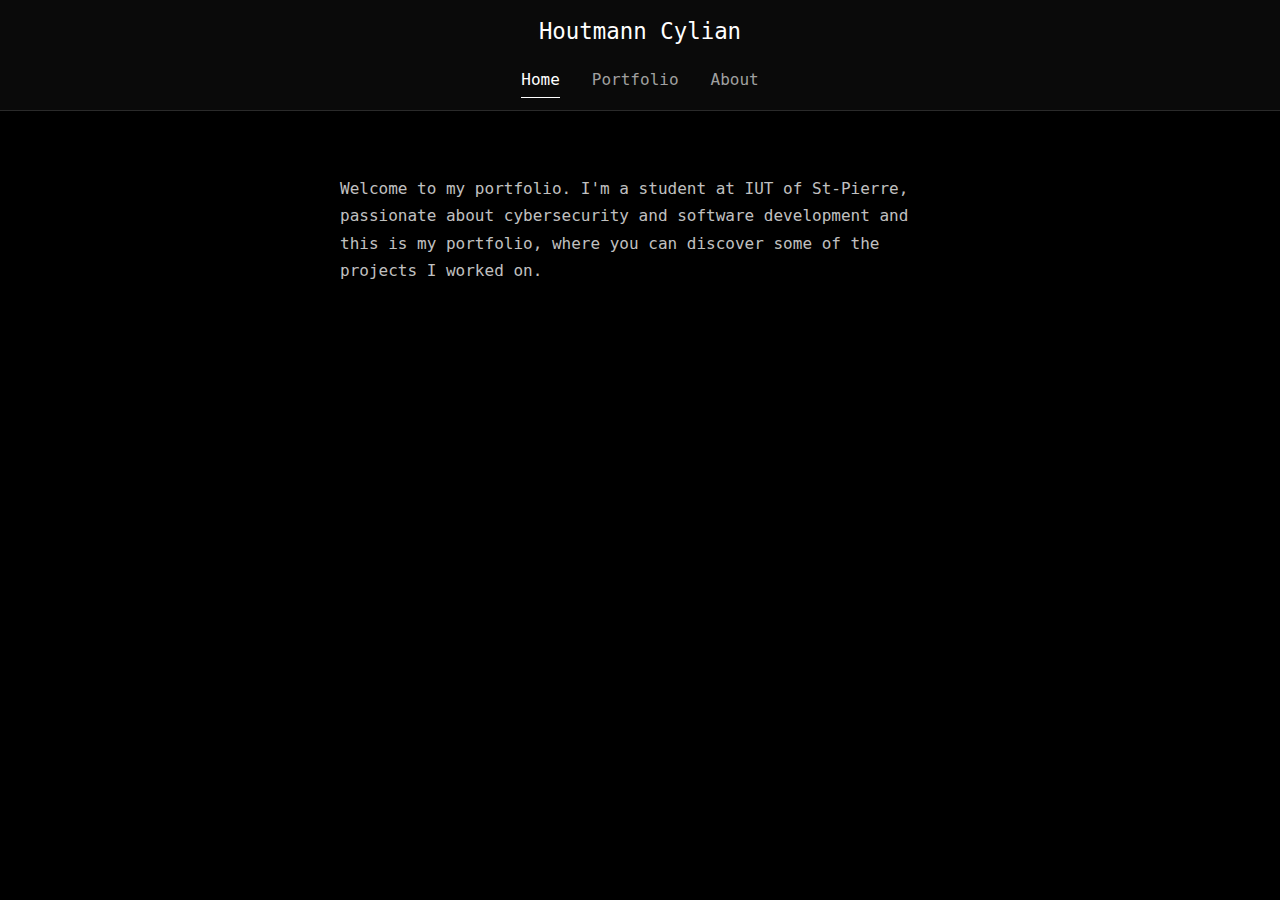
<file: index.html>
<!DOCTYPE html>
<html>
    <head>
        <meta charset="UTF-8">
        <meta name="viewport" content="width=device-width, initial-scale=1.0">
        <title>Houtmann Cylian</title>
        <link rel="stylesheet" href="css/main.css">
        <!-- Favicon styling -->
        <link rel="apple-touch-icon" sizes="180x180" href="../pictures/favicon/apple-touch-icon.png">
        <link rel="icon" type="image/png" sizes="32x32" href="../pictures/favicon/favicon-32x32.png">
        <link rel="icon" type="image/png" sizes="16x16" href="../pictures/favicon/favicon-16x16.png">
        <link rel="manifest" href="../pictures/favicon/site.webmanifest">
    </head>
    <body>
        <nav class="top-nav">
            <div class="container">
                <h1>Houtmann Cylian</h1>
                <div class="top-nav-links">
                    <a href="index.html" class="top-nav-link active">Home</a>
                    <a href="portfolio.html" class="top-nav-link">Portfolio</a>
                    <a href="about.html" class="top-nav-link">About</a>
                </div>
            </div>
        </nav>

        <div class="container">
            <main>
                <div class="content">
                    <p>Welcome to my portfolio. I'm a student at IUT of St-Pierre, passionate about cybersecurity and software development and this is 
                        my portfolio, where you can discover some of the projects I worked on.
                    </p>
                </div>
            </main>
        </div>
    </body>
</html>
</file>
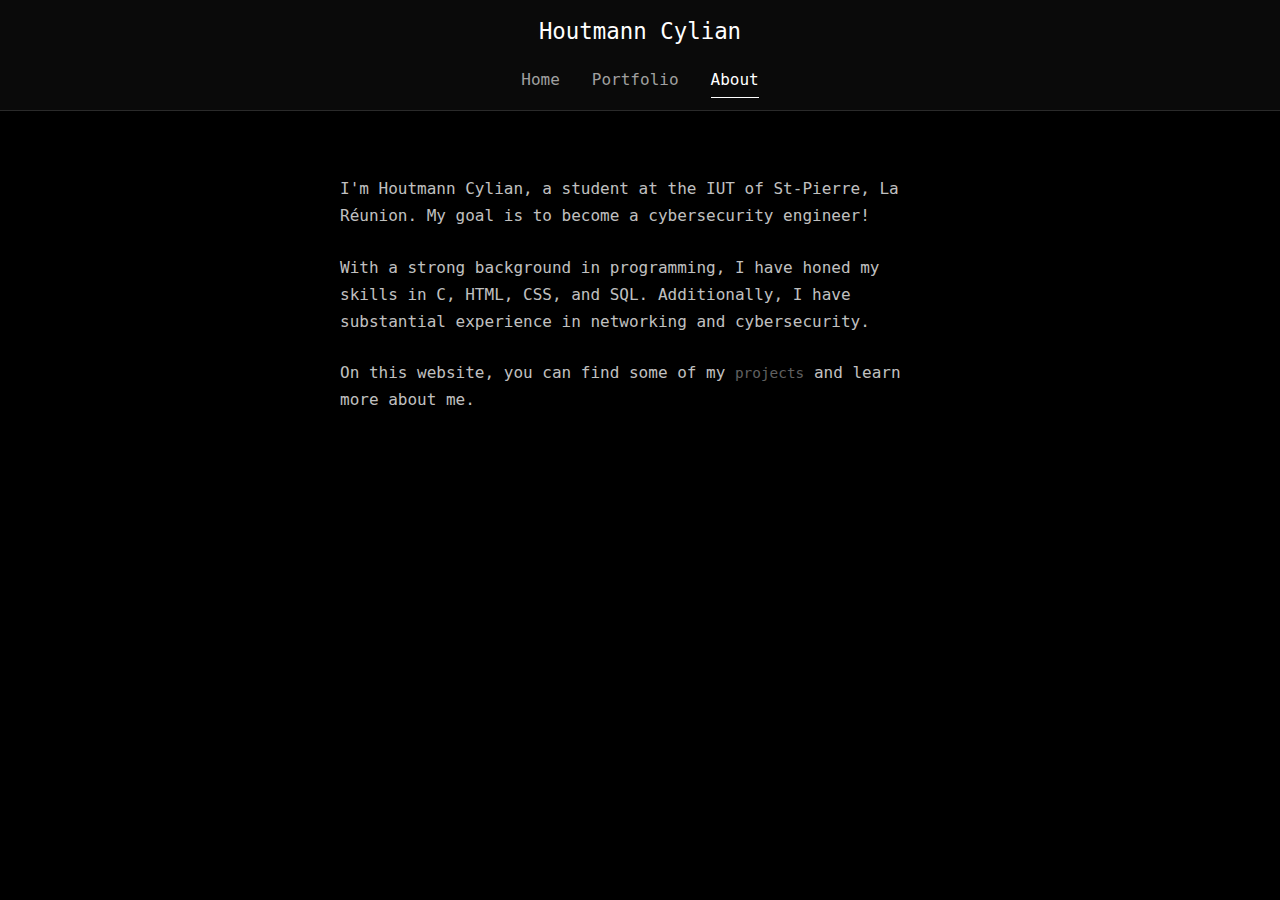
<file: about.html>
<!doctype html>
<html>
  <head>
    <meta charset="UTF-8">
    <meta name="viewport" content="width=device-width, initial-scale=1.0">
    <title>About Me</title>
    <link rel="stylesheet" href="css/main.css">
    <!-- Favicon styling -->
    <link rel="apple-touch-icon" sizes="180x180" href="../pictures/favicon/apple-touch-icon.png">
    <link rel="icon" type="image/png" sizes="32x32" href="../pictures/favicon/favicon-32x32.png">
    <link rel="icon" type="image/png" sizes="16x16" href="../pictures/favicon/favicon-16x16.png">
    <link rel="manifest" href="../pictures/favicon/site.webmanifest">
  </head>
    <body>
        <nav class="top-nav">
            <div class="container">
                <h1>Houtmann Cylian</h1>
                <div class="top-nav-links">
                    <a href="index.html" class="top-nav-link">Home</a>
                    <a href="portfolio.html" class="top-nav-link">Portfolio</a>
                    <a href="about.html" class="top-nav-link active">About</a>
                </div>
            </div>
        </nav>

        <div class="container">
            <main>
                <div class="content">
          <p>I'm Houtmann Cylian, a student at the IUT of St-Pierre, La Réunion. My goal is to become a cybersecurity engineer!</p>
          <p>With a strong background in programming, I have honed my skills in C, HTML, CSS, and SQL. Additionally, I have substantial experience in networking and cybersecurity.</p>
          <p>On this website, you can find some of my <a href="portfolio.html" class="nav-link">projects</a> and learn more about me.</p>
        </div>
      </main>
    </div>
  </body>
</html>
</file>
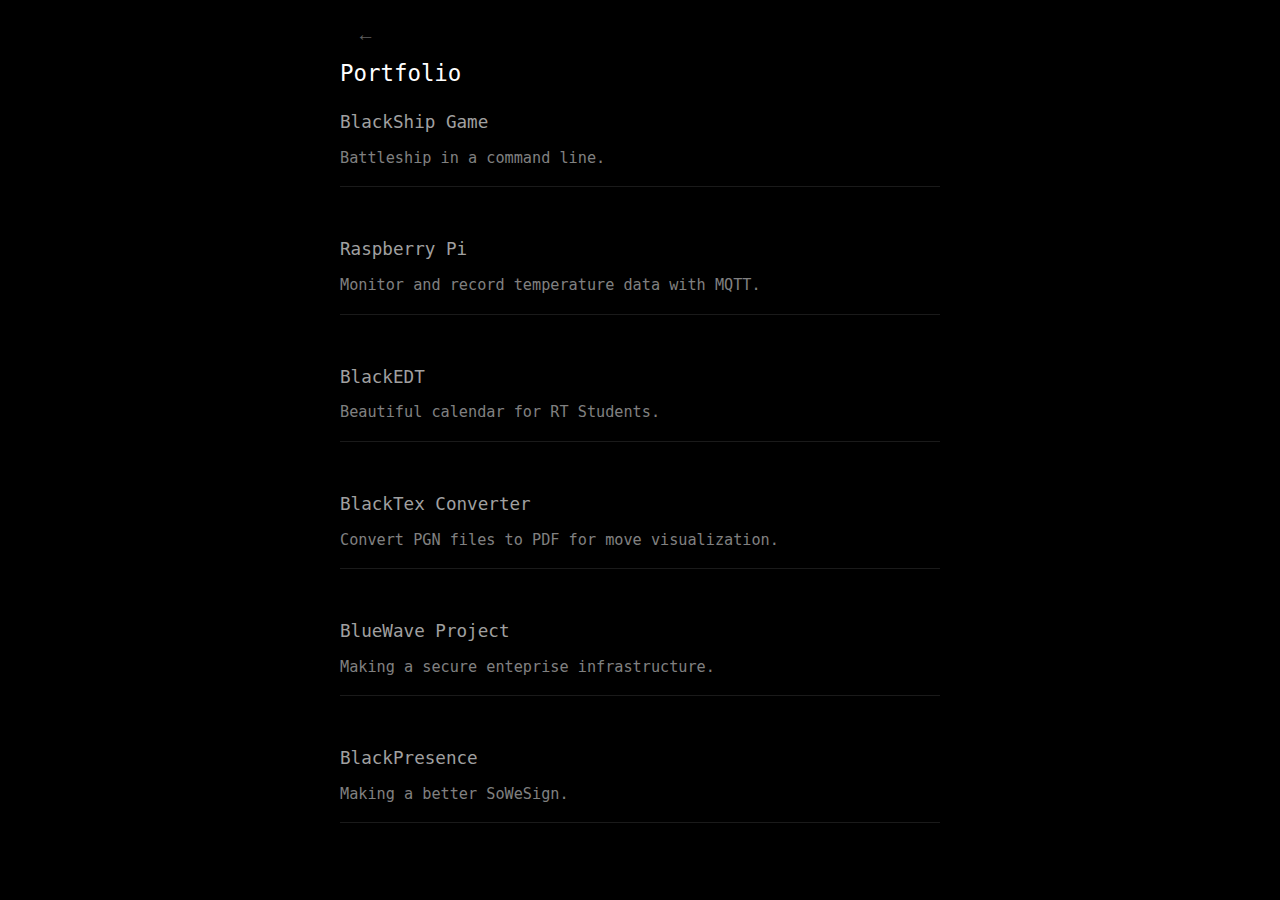
<file: portfolio.html>
<!DOCTYPE html>
<html lang="en">
  <head>
    <meta charset="UTF-8">
    <meta name="viewport" content="width=device-width, initial-scale=1.0">
    <title>My portfolio</title>
    <link rel="stylesheet" href="css/main.css">
    <!-- Favicon styling -->
    <link rel="apple-touch-icon" sizes="180x180" href="./pictures/favicon/apple-touch-icon.png">
    <link rel="icon" type="image/png" sizes="32x32" href="./pictures/favicon/favicon-32x32.png">
    <link rel="icon" type="image/png" sizes="16x16" href="./pictures/favicon/favicon-16x16.png">
    <link rel="manifest" href="./pictures/favicon/site.webmanifest">
  </head>
  <body>
    <div class="container">
      <nav>
        <button onclick="history.back()" class="nav-button">←</button>
      </nav>

      <main>
        <h1>Portfolio</h1>

        <div class="project-grid">
          <a href="./Portfolio/BlackShip/BlackShip.html" class="project-card">
            <h3>BlackShip Game</h3>
            <p>Battleship in a command line.</p>
          </a>

          <a href="./Portfolio/Raspberry/Raspberry.html" class="project-card">
            <h3>Raspberry Pi</h3>
            <p>Monitor and record temperature data with MQTT.</p>
          </a>

          <a href="./Portfolio/BlackEDT/BlackEDT.html" class="project-card">
            <h3>BlackEDT</h3>
            <p>Beautiful calendar for RT Students.</p>
          </a>

          <a href="./Portfolio/BlackTeX/BlackTeX.html" class="project-card">
            <h3>BlackTex Converter</h3>
            <p>Convert PGN files to PDF for move visualization.</p>
          </a>

          <a href="./Portfolio/BlueWave/BlueWave.html" class="project-card">
            <h3>BlueWave Project</h3>
            <p>Making a secure enteprise infrastructure.</p>
          </a>

          <a href="./Portfolio/BlackPresence/BlackPresence.html" class="project-card">
            <h3>BlackPresence</h3>
            <p>Making a better SoWeSign.</p>
          </a>
        </div>
      </main>
    </div>
  </body>
</html>
</file>
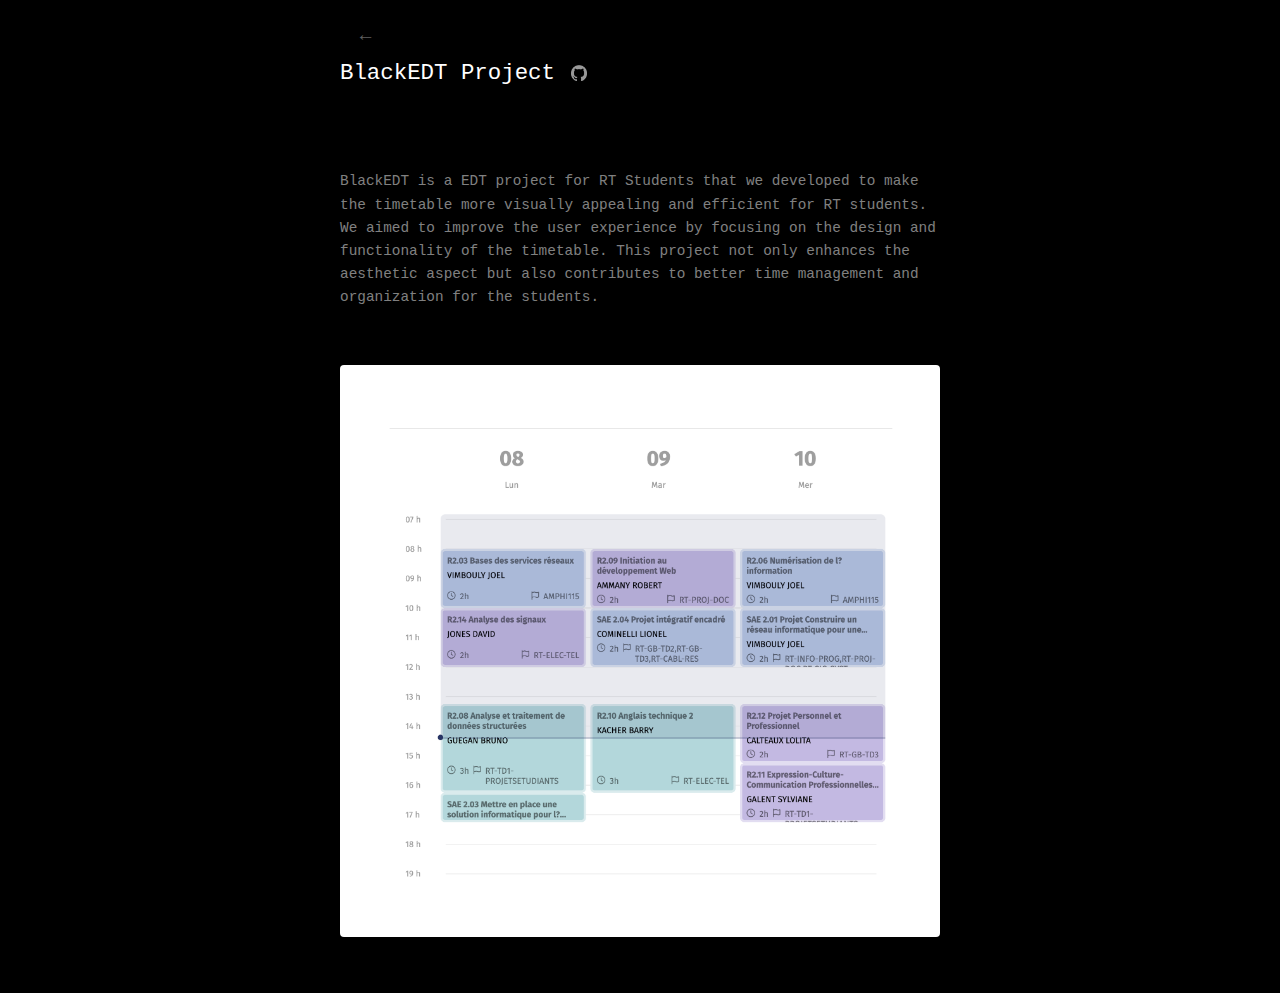
<file: Portfolio/BlackEDT/BlackEDT.html>
<!DOCTYPE html>
<html>
<head>
    <meta charset="UTF-8">
    <meta name="viewport" content="width=device-width, initial-scale=1.0">
    <title>BlackEDT Project</title>
    <link rel="stylesheet" href="../../css/main.css">
</head>
<body>
    <div class="container">
        <nav>
            <button onclick="history.back()" class="nav-button">←</button>
        </nav>

        <main>
            <div class="project-header">
                <h1>BlackEDT Project</h1>
                <a href="https://github.com/Evios17/BlackEDT-Client" class="github-link">
                    <img src="../../pictures/Icons/Github.png" alt="GitHub Logo">
                </a>
            </div>

            <div class="project-content">
                <p>
                    BlackEDT is a EDT project for RT Students that we developed to make the timetable more visually appealing and efficient for RT students.
                    We aimed to improve the user experience by focusing on the design and functionality of the timetable.
                    This project not only enhances the aesthetic aspect but also contributes to better time management and organization for the students.
                </p>

                <img src="BlackEDT.png" alt="EDT Image">
            </div>
        </main>
    </div>
</body>
</html>
</file>
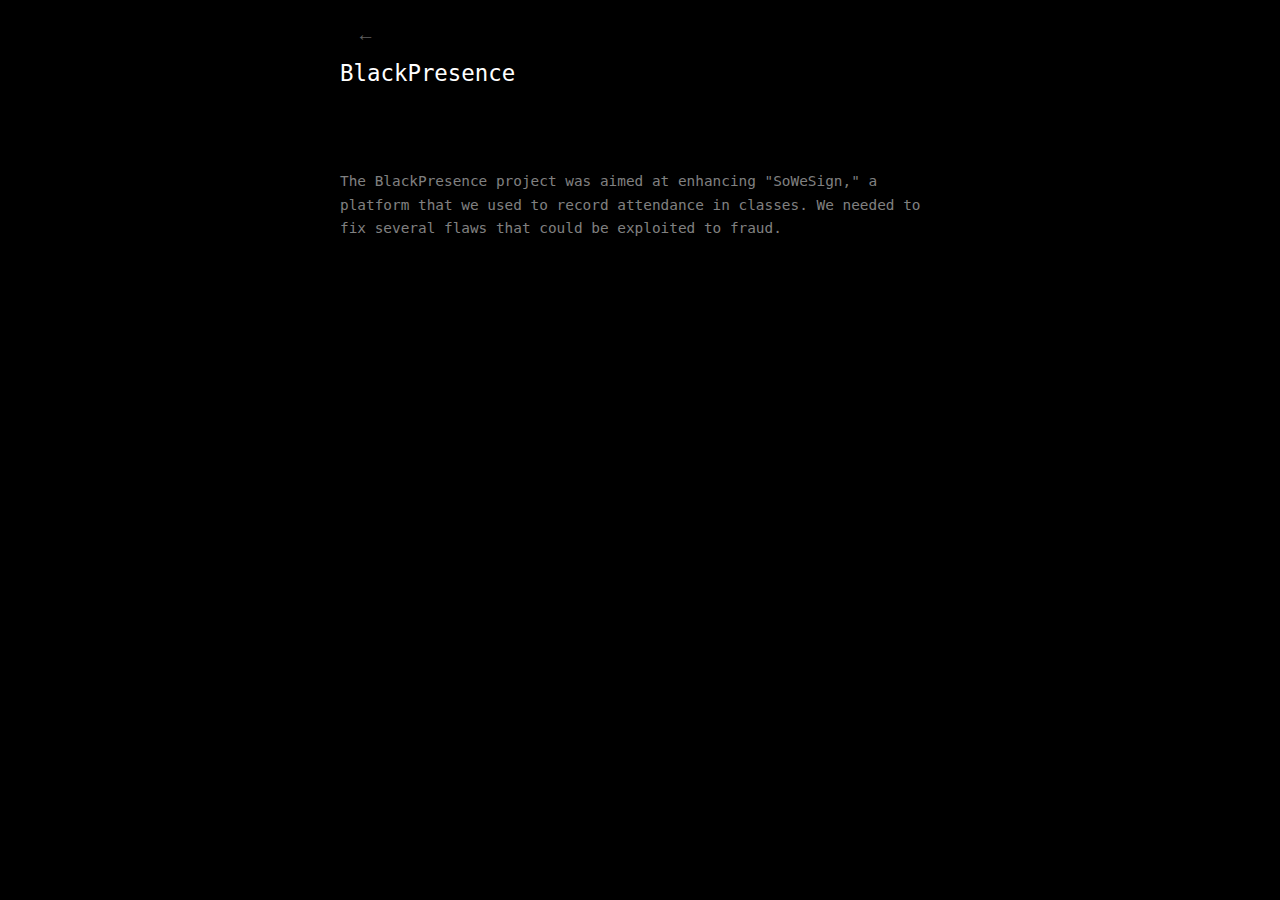
<file: Portfolio/BlackPresence/BlackPresence.html>
<!DOCTYPE html>
<html>
<head>
    <meta charset="UTF-8">
    <meta name="viewport" content="width=device-width, initial-scale=1.0">
    <title>BlackPresence Project</title>
    <link rel="stylesheet" href="../../css/main.css">
</head>
<body>
    <div class="container">
        <nav>
            <button onclick="history.back()" class="nav-button">←</button>
        </nav>

        <main>
            <div class="project-header">
                <h1>BlackPresence</h1>
            </div>

            <div class="project-content">
                <p>
                    The BlackPresence project was aimed at enhancing "SoWeSign," a platform that we used to record attendance in classes.
                    We needed to fix several flaws that could be exploited to fraud.
                </p>

            </div>
        </main>
    </div>
</body>
</html>
</file>
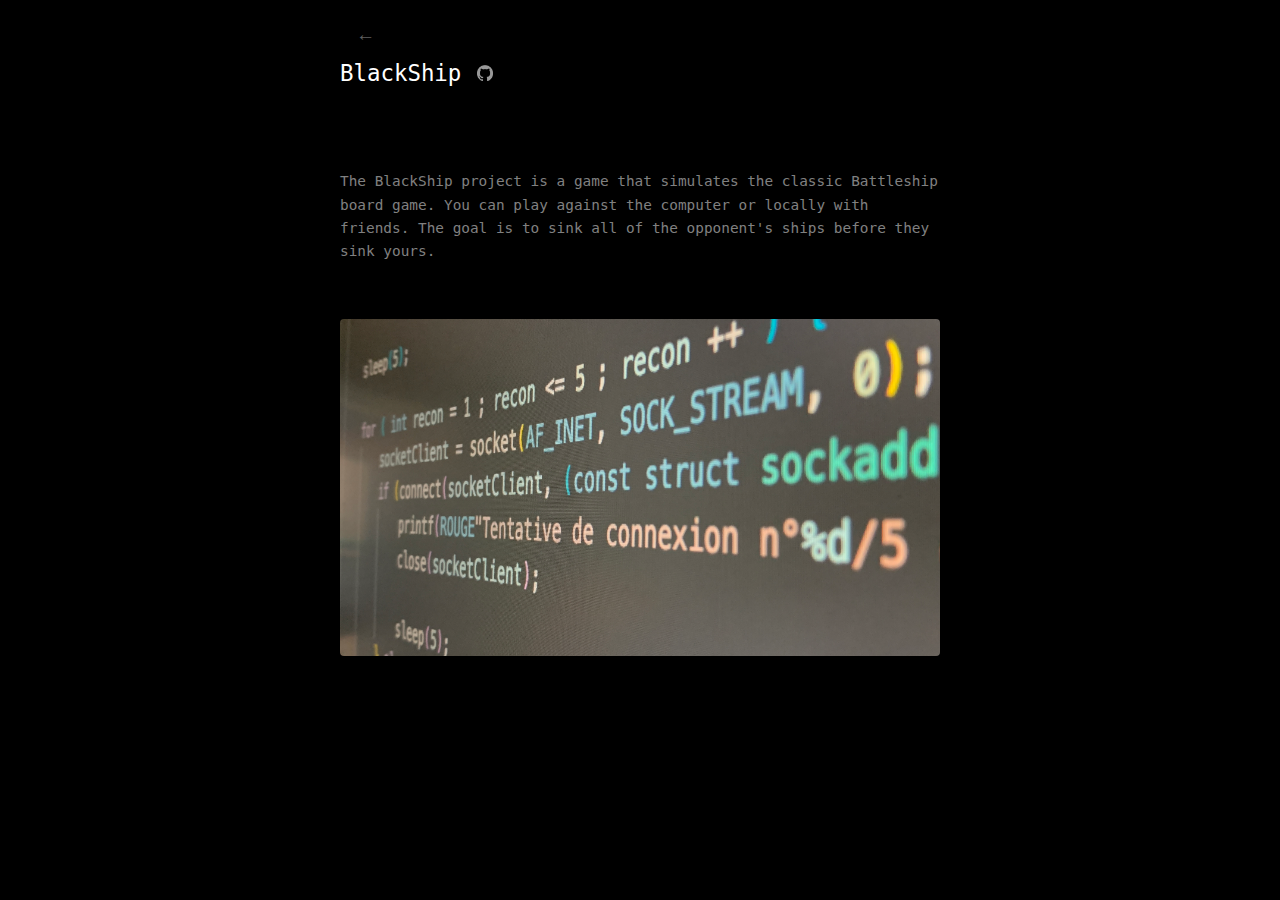
<file: Portfolio/BlackShip/BlackShip.html>
<!DOCTYPE html>
<html>
<head>
    <meta charset="UTF-8">
    <meta name="viewport" content="width=device-width, initial-scale=1.0">
    <title>BlackShip Project</title>
    <link rel="stylesheet" href="../../css/main.css">
</head>
<body>
    <div class="container">
        <nav>
            <button onclick="history.back()" class="nav-button">←</button>
        </nav>

        <main>
            <div class="project-header">
                <h1>BlackShip</h1>
                <a href="https://github.com/Evios17/BlackShip" class="github-link">
                    <img src="../../../pictures/Icons/Github.png" alt="GitHub Logo">
                </a>
            </div>

            <div class="project-content">
                <p>
                    The BlackShip project is a game that simulates the classic Battleship board game.
                    You can play against the computer or locally with friends.
                    The goal is to sink all of the opponent's ships before they sink yours.
                </p>

                <img src="BlackShip.jpg" alt="Battleship Image">
            </div>
        </main>
    </div>
</body>
</html>
</file>
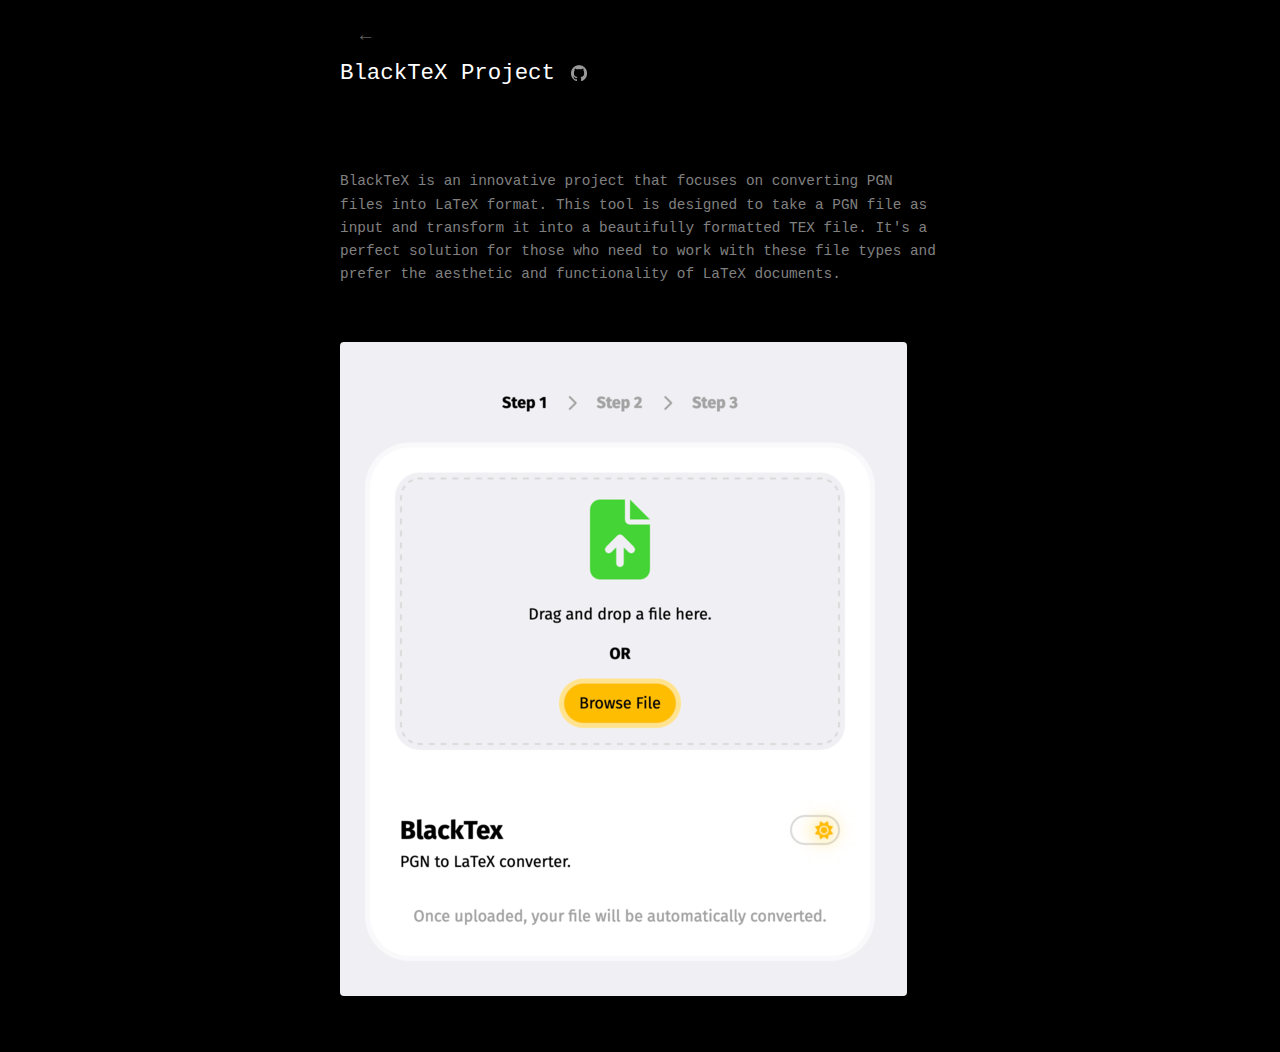
<file: Portfolio/BlackTeX/BlackTeX.html>
<!DOCTYPE html>
<html>
<head>
    <meta charset="UTF-8">
    <meta name="viewport" content="width=device-width, initial-scale=1.0">
    <title>BlackTeX Project</title>
    <link rel="stylesheet" href="../../css/main.css">
</head>
<body>
    <div class="container">
        <nav>
            <button onclick="history.back()" class="nav-button">←</button>
        </nav>

        <main>
            <div class="project-header">
                <h1>BlackTeX Project</h1>
                <a href="https://github.com/Sparkyu222/BlackTeX" class="github-link">
                    <img src="../../../pictures/Icons/Github.png" alt="GitHub Logo">
                </a>
            </div>

            <div class="project-content">
                <p>
                    BlackTeX is an innovative project that focuses on converting PGN files into LaTeX format.
                    This tool is designed to take a PGN file as input and transform it into a beautifully formatted TEX file.
                    It's a perfect solution for those who need to work with these file types and prefer the aesthetic and functionality of LaTeX documents.
                </p>

                <img src="BlackTeX.png" alt="BlackTeX Image">
            </div>
        </main>
    </div>
</body>
</html>
</file>
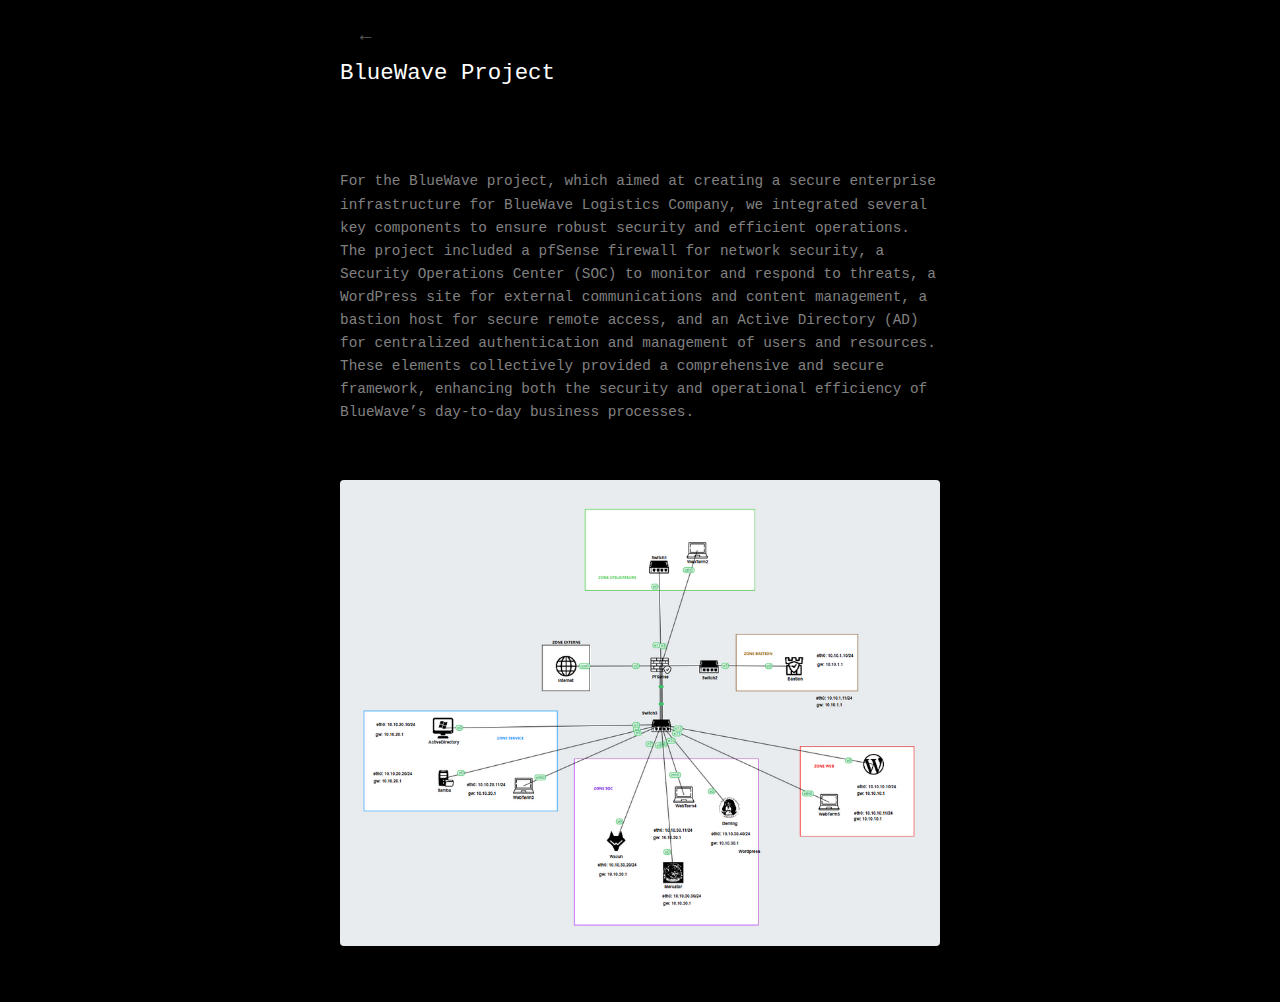
<file: Portfolio/BlueWave/BlueWave.html>
<!DOCTYPE html>
<html>
<head>
    <meta charset="UTF-8">
    <meta name="viewport" content="width=device-width, initial-scale=1.0">
    <title>BlueWave Project</title>
    <link rel="stylesheet" href="../../css/main.css">
</head>
<body>
    <div class="container">
        <nav>
            <button onclick="history.back()" class="nav-button">←</button>
        </nav>

        <main>
            <div class="project-header">
                <h1>BlueWave Project</h1>
            </div>

            <div class="project-content">
                <p>
                    For the BlueWave project, which aimed at creating a secure enterprise infrastructure for BlueWave Logistics Company, we integrated several key components to ensure robust security and efficient operations. The project included a pfSense firewall for network security, a Security Operations Center (SOC) to monitor and respond to threats, a WordPress site for external communications and content management, a bastion host for secure remote access, and an Active Directory (AD) for centralized authentication and management of users and resources. These elements collectively provided a comprehensive and secure framework, enhancing both the security and operational efficiency of BlueWave’s day-to-day business processes.
                </p>

                <img src="BlueWave.png" alt="BlueWave Image">
            </div>
        </main>
    </div>
</body>
</html>
</file>
<file: css/main.css>
/* Monochromatic Color System */
:root {
  --color-black: #000000;
  --color-gray-900: #0a0a0a;
  --color-gray-800: #1a1a1a;
  --color-gray-700: #2a2a2a;
  --color-gray-600: #404040;
  --color-gray-500: #606060;
  --color-gray-400: #808080;
  --color-gray-300: #a0a0a0;
  --color-gray-200: #c0c0c0;
  --color-gray-100: #e0e0e0;
  --color-white: #ffffff;
  
  /* Golden Ratio (φ) = 1.618 */
  --phi: 1.618;
  --phi-2: 2.618;
  --phi-3: 4.236;
  --inverse-phi: 0.618;
}

/* Base Styles */
@import url('https://fonts.googleapis.com/css2?family=JetBrains+Mono:wght@400;500&display=swap');

body {
  font-family: 'JetBrains Mono', monospace;
  background-color: var(--color-black);
  color: var(--color-gray-200);
  line-height: 1.7;
  margin: 0;
  min-height: 100vh;
  display: flex;
  flex-direction: column;
}

.container {
  width: min(61.8%, 600px);
  margin: 0 auto;
  padding: 1rem;
  display: flex;
  flex-direction: column;
}

main {
  flex-grow: 1;
  display: flex;
  flex-direction: column;
}

/* Typography */
h1 { 
  font-size: 1.4rem;
  color: var(--color-white);
  margin: 0;
  font-weight: 500;
}

/* Content */
.content {
  margin: 1rem 0;
}

.content p {
  margin: 0 0 1.5rem 0;
  font-size: 1rem;
  color: var(--color-gray-200);
}

.content p:last-child {
  margin-bottom: 0;
}

.hover-link {
  color: var(--color-gray-400);
  text-decoration: none;
  border-bottom: 1px solid var(--color-gray-400);
  transition: all 0.3s ease;
}

.hover-link:hover {
  color: var(--color-white);
  border-bottom-color: var(--color-white);
}

/* Top Navigation */
.top-nav {
  background-color: var(--color-gray-900);
  padding: 0.75rem 0;
  margin-bottom: 2rem;
  border-bottom: 1px solid var(--color-gray-700);
}

.top-nav .container {
  display: flex;
  flex-direction: column;
  align-items: center;
  gap: 0.75rem;
  padding: 0;
}

.top-nav-links {
  display: flex;
  gap: 2rem;
}

.top-nav-link {
  color: var(--color-gray-300);
  text-decoration: none;
  font-size: 1rem;
  transition: all 0.2s ease;
  padding: 0.25rem 0;
  border-bottom: 1px solid transparent;
}

.top-nav-link:hover,
.top-nav-link.active {
  color: var(--color-white);
  border-bottom-color: var(--color-white);
}

/* Back Navigation */
.back-nav {
  margin-bottom: 2rem;
}

.nav-links {
  display: flex;
  flex-direction: column;
  gap: 0.75rem;
  margin: 0;
}

.nav-link {
  color: var(--color-gray-500);
  text-decoration: none;
  font-size: 0.9rem;
  transition: all 0.2s ease;
  display: inline-block;
}

.nav-link:hover {
  color: var(--color-gray-100);
  transform: translateX(0.5rem);
}

.nav-button {
  background: none;
  border: none;
  color: var(--color-gray-500);
  padding: 0.5rem 1rem;
  cursor: pointer;
  font-size: 1.2rem;
  transition: all 0.2s ease;
  border-radius: 4px;
}

.nav-button:hover {
  color: var(--color-gray-300);
  background-color: var(--color-gray-900);
}

/* Language Selector */
.lang-selector {
  position: absolute;
  top: 1rem;
  right: 1rem;
  display: flex;
  gap: 0.5rem;
}

.lang-button {
  background: none;
  border: 1px solid var(--color-gray-700);
  padding: 0.3rem;
  cursor: pointer;
  border-radius: 4px;
  transition: all 0.2s ease;
  display: flex;
  align-items: center;
}

.lang-button:hover {
  border-color: var(--color-gray-400);
}

.lang-button img {
  width: 24px;
  height: 16px;
  object-fit: cover;
}

/* Project Pages */
.project-header {
  display: flex;
  align-items: center;
  gap: 1rem;
  margin-bottom: 2rem;
}

.project-header .github-link {
  display: flex;
  align-items: center;
}

.project-header img {
  opacity: 0.6;
  transition: opacity 0.2s ease;
  width: 16px;
  height: 16px;
}

.project-header img:hover {
  opacity: 1;
}

/* Project Grid */
.project-grid {
  display: flex;
  flex-direction: column;
  gap: 2rem;
  width: 100%;
}

.project-card {
  padding: 1rem 0;
  text-decoration: none;
  color: var(--color-gray-300);
  transition: all 0.2s ease;
  display: flex;
  flex-direction: column;
  gap: 0.5rem;
  border-bottom: 1px solid var(--color-gray-800);
}

.project-card:hover {
  color: var(--color-white);
  transform: translateX(0.5rem);
  background-color: var(--color-gray-900);
  padding-left: 1rem;
  margin-left: -1rem;
  border-radius: 4px;
}

.project-card h3 {
  font-size: 1.1rem;
  margin: 0;
  color: inherit;
  font-weight: 500;
}

.project-card p {
  font-size: 0.95rem;
  color: var(--color-gray-400);
  margin: 0;
  line-height: 1.6;
}

.project-card:hover p {
  color: var(--color-gray-200);
}

/* Project Content */
.project-content {
  max-width: 100%;
  margin-top: 2rem;
}

.project-content img {
  max-width: 100%;
  height: auto;
  border-radius: 4px;
  margin: 2rem 0;
}

.project-content p {
  color: var(--color-gray-400);
  font-size: 0.9rem;
  line-height: 1.6;
  margin-bottom: 1.5rem;
}

/* ASCII Typography */
pre {
  line-height: 1.2;
  margin: 0;
  padding: calc(0.5rem * var(--inverse-phi));
  font-family: 'Space Mono', monospace;
}

h1 pre {
  font-size: calc(1rem * var(--phi));
  color: var(--color-gray-100);
  text-align: center;
  margin-bottom: calc(1rem * var(--phi));
}

@keyframes borderFlowX {
  0% { transform: translateX(-100%); }
  100% { transform: translateX(100%); }
}

@keyframes borderFlowY {
  0% { transform: translateY(-100%); }
  100% { transform: translateY(100%); }
}

/* Responsive Design */
@media (max-width: 768px) {
  .container {
    width: 90%;
    padding: 0.75rem;
  }
  
  h1 {
    font-size: 1.2rem;
  }
  
  .nav-links {
    gap: 0.75rem;
  }
  
  .project-grid {
    gap: 1.5rem;
  }
  
  .project-card {
    padding: 0.75rem 0;
  }
}
</file>
